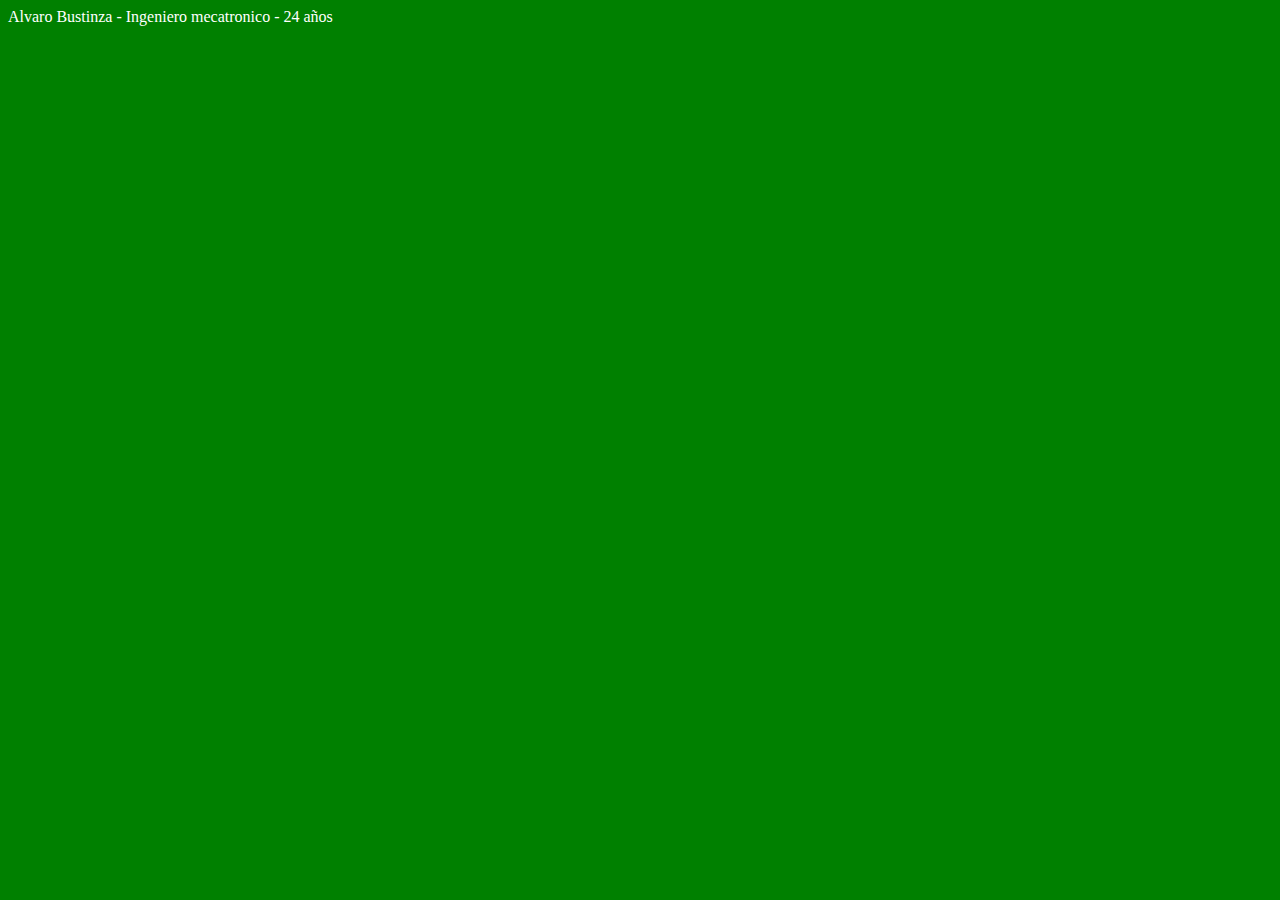
<file: semana01/dia02-/index.html>
<!DOCTYPE html>
<html lang="en">

<head>
    <meta charset="UTF-8">
    <meta name="viewport" content="width=device-width, initial-scale=1.0">
    <title>Alvaro Bustinza</title>
    <style>
        body {
            background-color: green;
            color: white;

        }
    </style>
</head>

<body>
    Alvaro Bustinza - Ingeniero mecatronico - 24 años
</body>

</html>
</file>
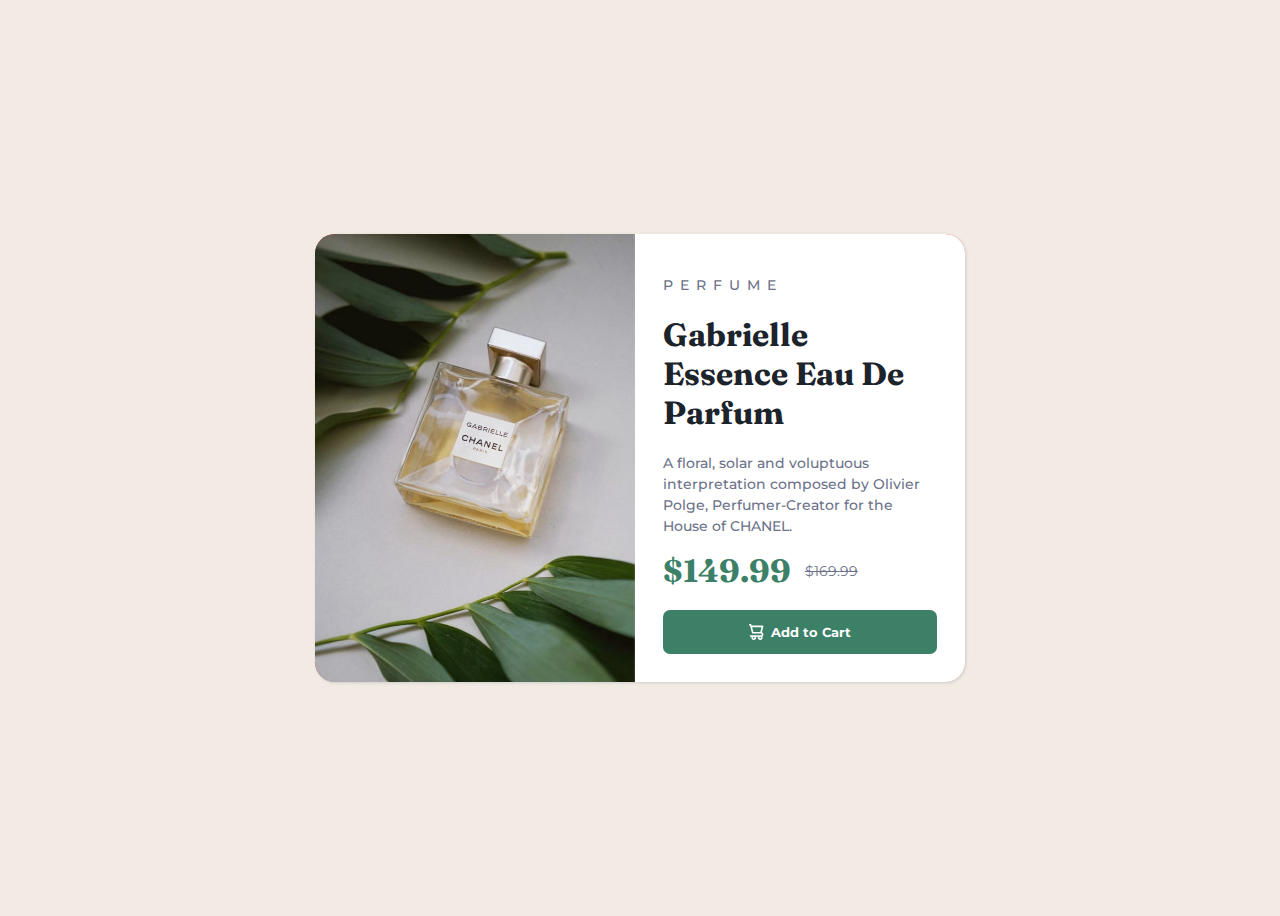
<file: semana02/dia02-reto01/index.html>
<!DOCTYPE html>
<html lang="en">

<head>
  <meta charset="UTF-8">
  <meta name="viewport" content="width=device-width, initial-scale=1.0">
  <title>Document</title>
  <link rel="stylesheet" href="./styles.css">
  <!-- <style>
    body {
      background-color: hsl(30, 38%, 92%);
    }
  </style>-->
</head>

<body>
  <main>
    <section class="photo">

    </section>

    <section class="content">

      <h3>Perfume</h3>

      <h1>Gabrielle Essence Eau De Parfum</h1>

      <p>
        A floral, solar and voluptuous interpretation composed by Olivier Polge,
        Perfumer-Creator for the House of CHANEL.
      </p>

      <div>
        <span>$149.99</span>
        <s>$169.99</s>
      </div>

      <button>
        <img src="./images/icon-cart.svg" alt="icono de carrito">
        Add to Cart
      </button>

    </section>
  </main>
</body>

</html>
</file>
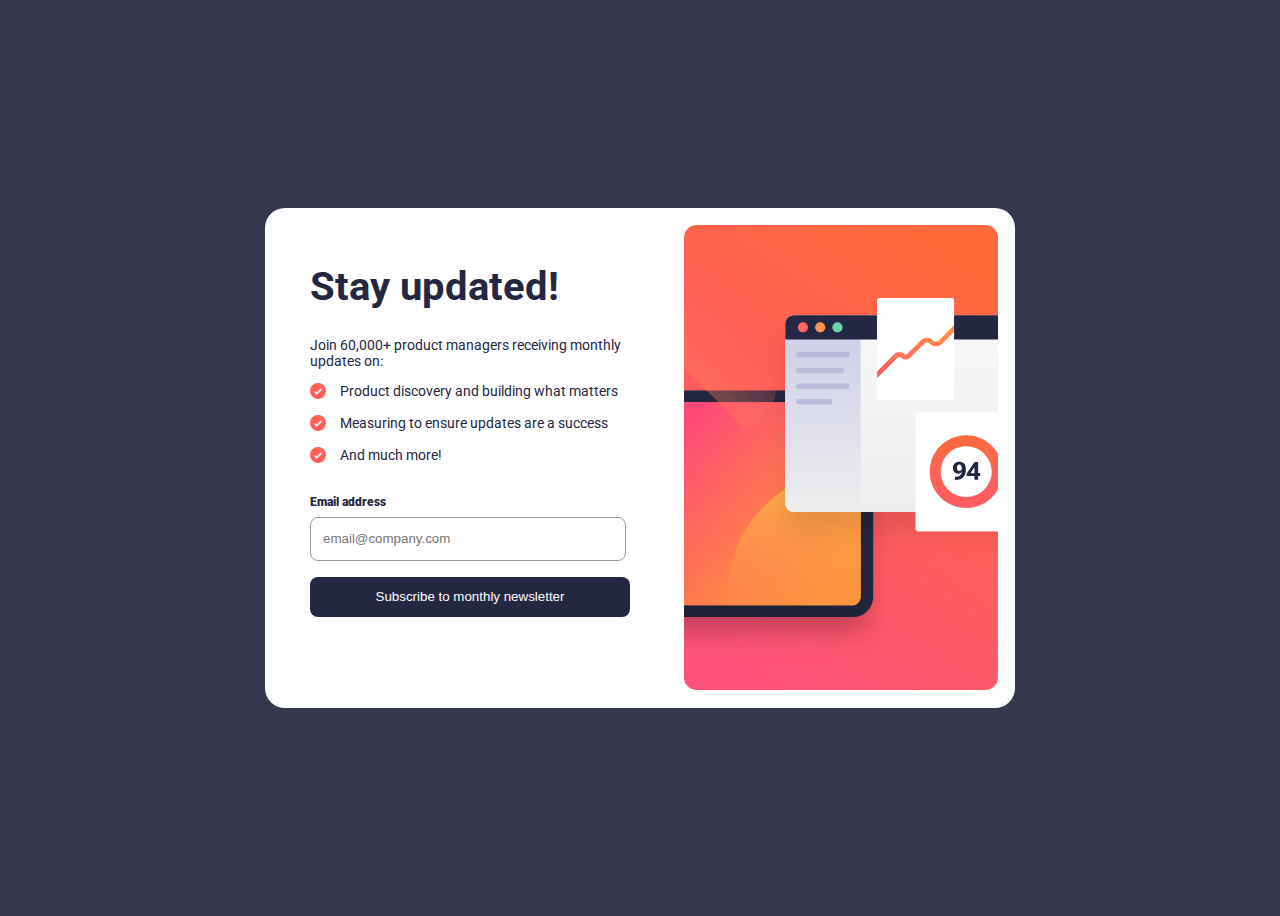
<file: semana02/dia02-reto02/index.html>
<!DOCTYPE html>
<html lang="en">

<head>
  <meta charset="UTF-8">
  <meta name="viewport" content="width=device-width, initial-scale=1.0">
  <title>Document</title>
  <title>Document</title>
  <link rel="stylesheet" href="./styles.css">
</head>

<body>
  <main>


    <section class="content">

      <h1>Stay updated!</h1>

      <p> Join 60,000+ product managers receiving monthly updates on:</p>


      <ul>
        <li>Product discovery and building what matters </li>
        <br>
        <li>Measuring to ensure updates are a success</li>
        <br>
        <li> And much more!</li>

      </ul>
      <br>


      <label>
        <span>
          <b>Email address </b> <br>
        </span>

        <input type="email" placeholder="email@company.com" name="email"><br>
      </label>
      <br>
      <button>
        Subscribe to monthly newsletter
      </button>

    </section>
    <section class="photo">

    </section>
  </main>

</body>

</html>
</file>
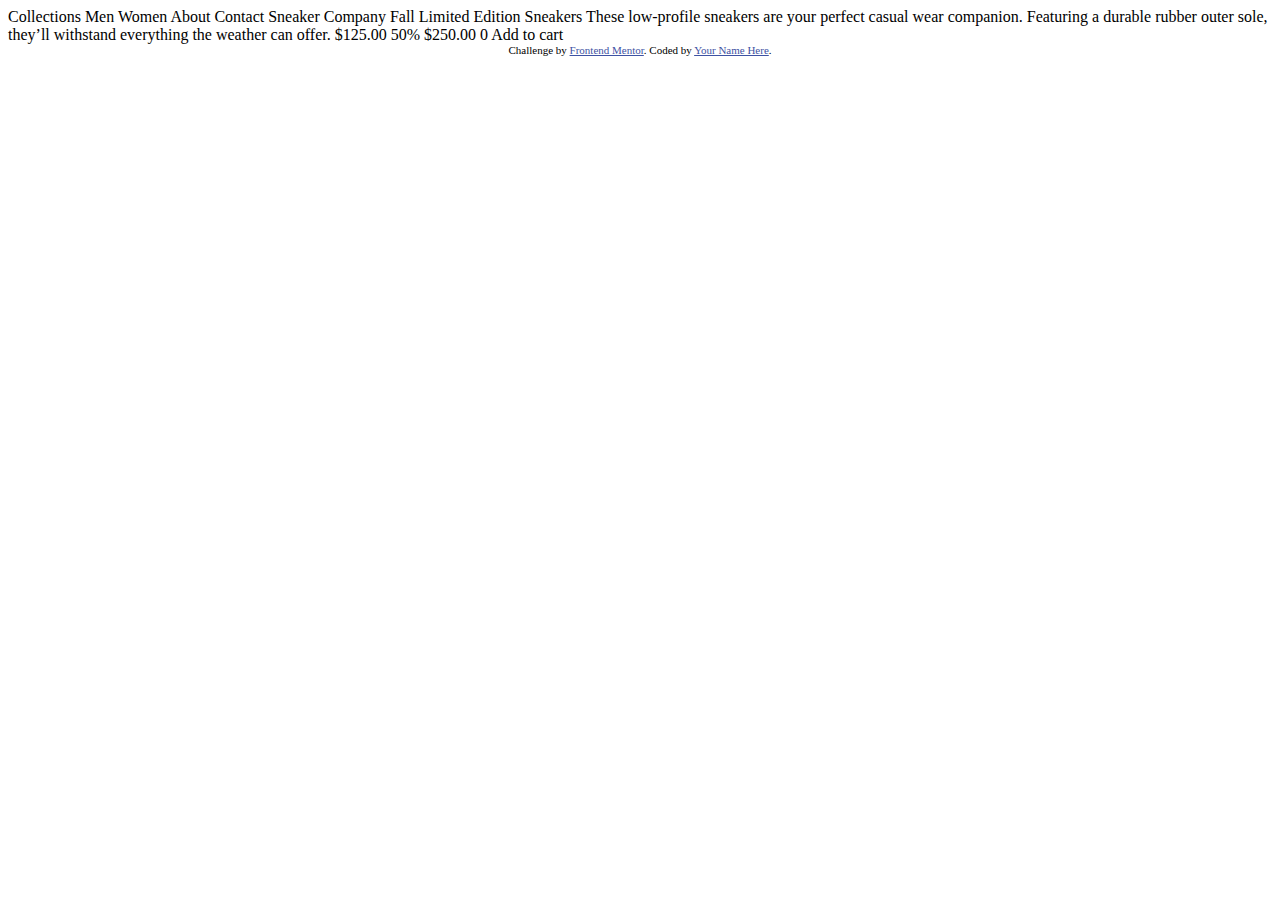
<file: semana04/dia02-ecommerce-css/index.html>
<!DOCTYPE html>
<html lang="en">
<head>
  <meta charset="UTF-8">
  <meta name="viewport" content="width=device-width, initial-scale=1.0"> <!-- displays site properly based on user's device -->

  <link rel="icon" type="image/png" sizes="32x32" href="./images/favicon-32x32.png">
  
  <title>Frontend Mentor | E-commerce product page</title>

  <!-- Feel free to remove these styles or customise in your own stylesheet 👍 -->
  <style>
    .attribution { font-size: 11px; text-align: center; }
    .attribution a { color: hsl(228, 45%, 44%); }
  </style>
</head>
<body>

  Collections
  Men
  Women
  About
  Contact

  Sneaker Company

  Fall Limited Edition Sneakers

  These low-profile sneakers are your perfect casual wear companion. Featuring a 
  durable rubber outer sole, they’ll withstand everything the weather can offer.

  $125.00
  50%
  $250.00

  0
  Add to cart
  
  <div class="attribution">
    Challenge by <a href="https://www.frontendmentor.io?ref=challenge" target="_blank">Frontend Mentor</a>. 
    Coded by <a href="#">Your Name Here</a>.
  </div>
</body>
</html>
</file>
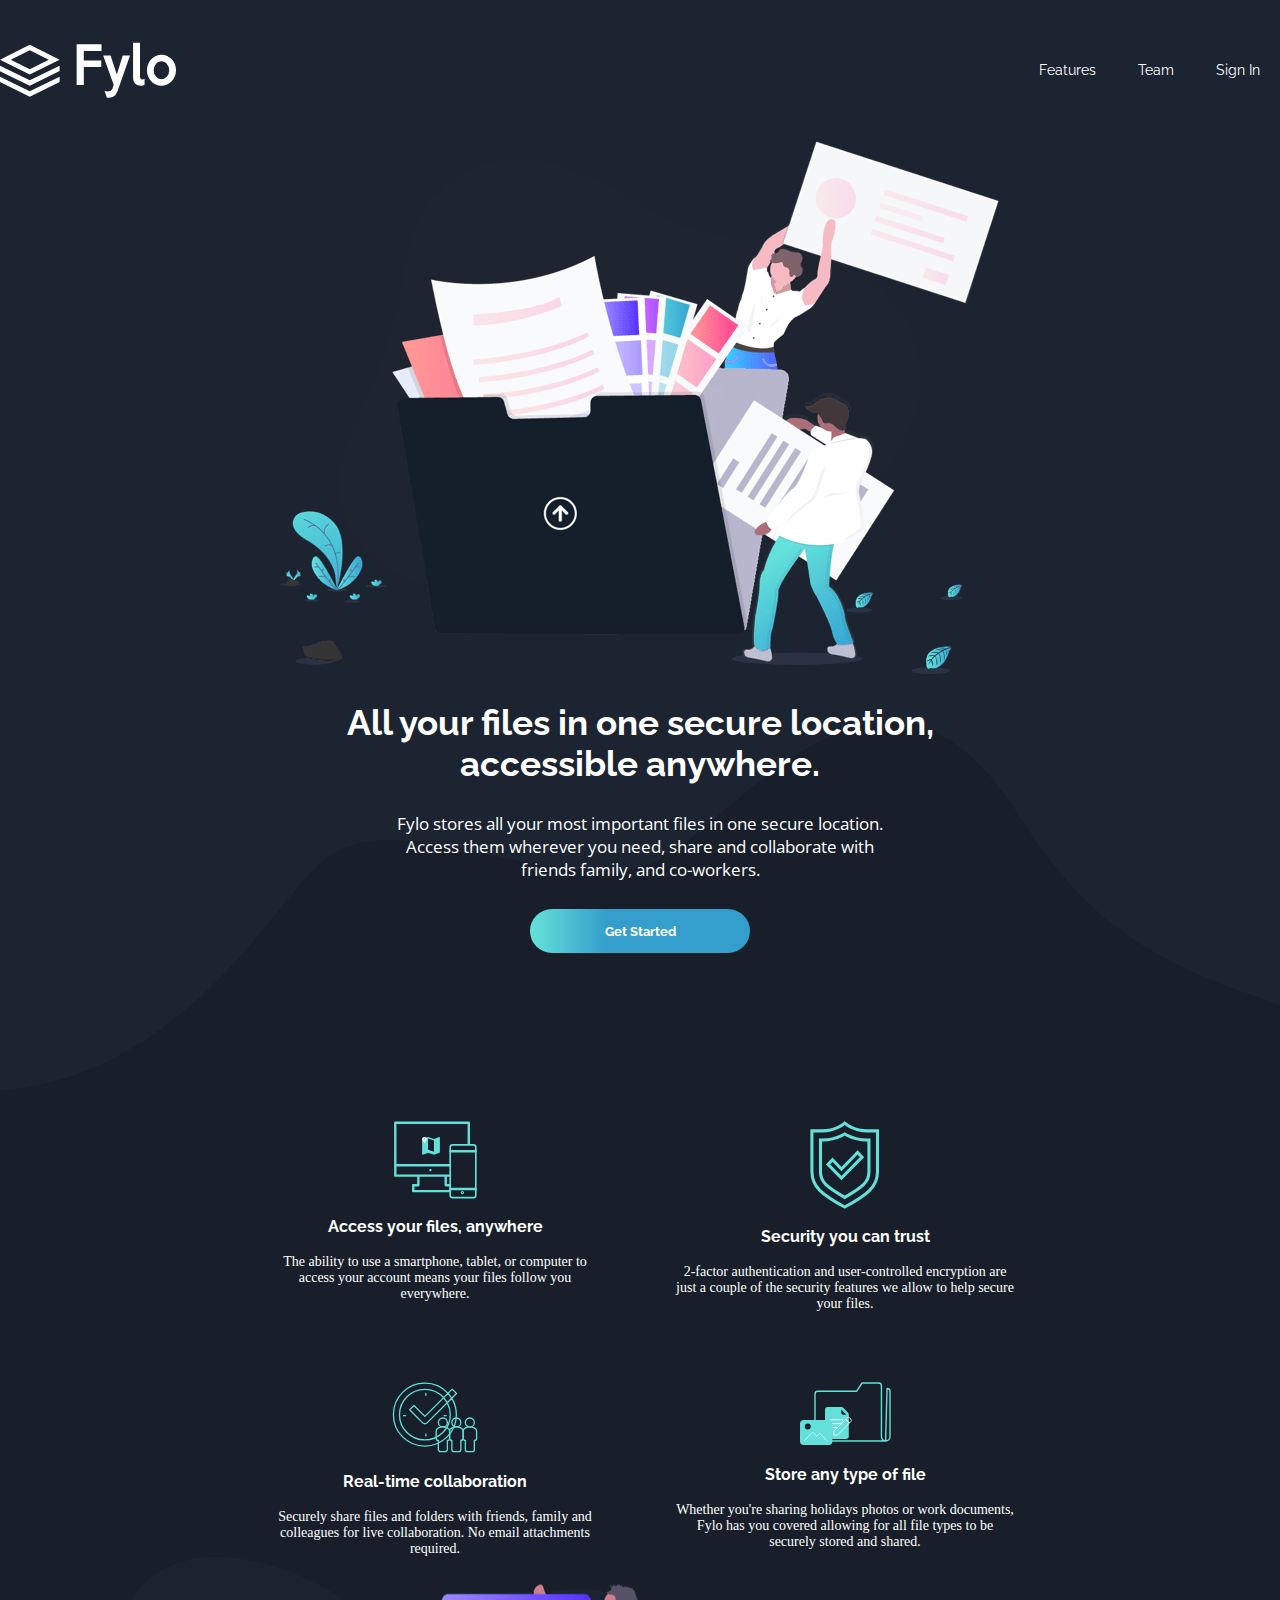
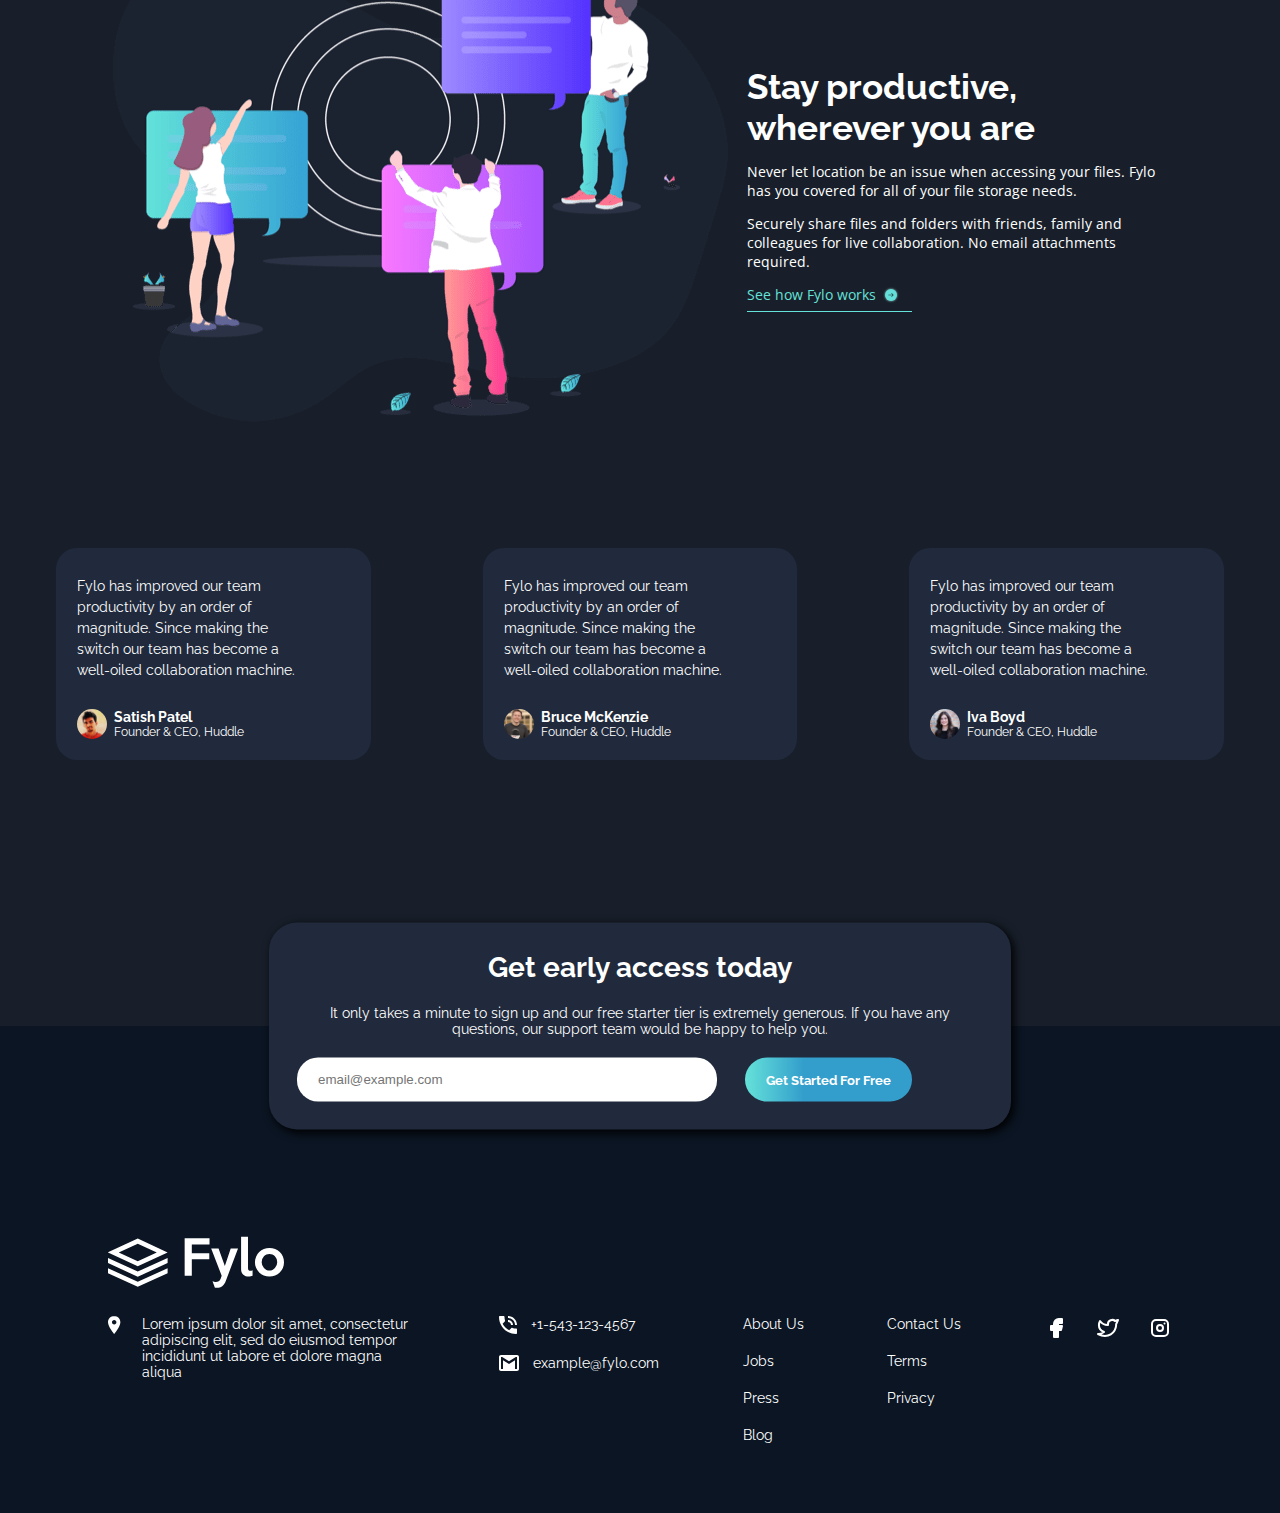
<file: semana03/dia01-modelo-de-caja/fylo-dark-theme-landing-page-master/index.html>
<!DOCTYPE html>
<html lang="en">

<head>
  <meta charset="UTF-8">
  <meta name="viewport" content="width=device-width, initial-scale=1.0">
  <title>Frontend Mentor | Fylo landing page with dark theme and features grid</title>

  <link rel="stylesheet" href="./css/index.css">

</head>

<body>
  <header class="header">
    <img src="./images/logo.svg" />

    <nav>
      <ul class="header__nav">
        <li>
          <a href="#">Features</a>
        </li>
        <li>
          <a href="#">Team</a>
        </li>
        <li>
          <a href="#">Sign In</a>
        </li>
      </ul>
    </nav>
  </header>

  <main>
    <section class="hero">
      <img class="hero__image" src="./images/illustration-intro.png" alt="Imagen de ilustación">
      <h2 class="hero__title"> All your files in one secure location, accessible anywhere.
      </h2>

      <p class="hero__text">Fylo stores all your most important files in one secure location. Access them wherever
        you need, share and collaborate with friends family, and co-workers.</p>

      <button class="hero__button"> Get Started
      </button>
    </section>



    <section class="features">

      <article class="feature">

        <img class="feature__image" src=" ./images/icon-access-anywhere.svg" alt="">

        <h3 class="feature__title"> Access your files, anywhere </h3>

        <p class="feature__text">The ability to use a smartphone, tablet, or computer to access your account means your
          files follow you
          everywhere.</p>

      </article>

      <article class="feature">

        <img class="feature__image" src="./images/icon-security.svg" alt="">

        <h3 class="feature__title"> Security you can trust </h3>

        <p class="feature__text">2-factor authentication and user-controlled encryption are just a couple of the
          security
          features we allow to help secure your files.</p>

      </article>

      <article class="feature">

        <img class="feature__image" src="./images/icon-collaboration.svg" alt="">

        <h3 class="feature__title"> Real-time collaboration
        </h3>

        <p class="feature__text"> Securely share files and folders with friends, family and colleagues for live
          collaboration.
          No email attachments required.</p>

      </article>

      <article class="feature">

        <img class="feature__image" src="./images/icon-any-file.svg" alt="">

        <h3 class="feature__title">Store any type of file
        </h3>

        <p class="feature__text"> Whether you're sharing holidays photos or work documents, Fylo has you covered
          allowing for all
          file types to be securely stored and shared.</p>

      </article>

    </section>



    <section class="collaboration">
      <img src="./images/illustration-stay-productive.png" alt="stay procutive image">

      <div class="how_works">
        <h2 class="how_works__title"> Stay productive, wherever you are
        </h2>

        <p class="how_works__text">Never let location be an issue when accessing your files. Fylo has you covered for
          all of your file
          storage needs.</p>

        <p class="how_works__text">Securely share files and folders with friends, family and colleagues for live
          collaboration. No email
          attachments required.</p>

        <a href="#" class="how_works__button">
          See how Fylo works
          <svg width="16" height="16" xmlns="http://www.w3.org/2000/svg" xmlns:xlink="http://www.w3.org/1999/xlink">
            <defs>
              <circle id="b" cx="6" cy="6" r="6" />
              <filter x="-25%" y="-25%" width="150%" height="150%" filterUnits="objectBoundingBox" id="a">
                <feOffset in="SourceAlpha" result="shadowOffsetOuter1" />
                <feGaussianBlur stdDeviation="1" in="shadowOffsetOuter1" result="shadowBlurOuter1" />
                <feColorMatrix values="0 0 0 0 0.384313725 0 0 0 0 0.878431373 0 0 0 0 0.850980392 0 0 0 0.811141304 0"
                  in="shadowBlurOuter1" />
              </filter>
            </defs>
            <g fill="none" fill-rule="evenodd">
              <g transform="translate(2 2)">
                <use fill="#000" filter="url(#a)" xlink:href="#b" />
                <use fill="#62E0D9" xlink:href="#b" />
              </g>
              <path d="M8.582 6l-.363.35 1.452 1.4H5.333v.5h4.338L8.22 9.65l.363.35 2.074-2z" fill="#1B2330" />
            </g>
          </svg>
        </a>

      </div>
    </section>

    <section class="testimonials">
      <article class="testimonial">
        <p class="testimonial__text">Fylo has improved our team productivity by an order of magnitude. Since making the
          switch our team has
          become a well-oiled collaboration machine.</p>

        <div class="testimonial__profile">
          <img src="./images/profile-1.jpg" width="30" alt="">
          <div>
            <h4>Satish Patel</h4>
            <h5>Founder & CEO, Huddle</h5>
          </div>

        </div>
      </article>

      <article class="testimonial">
        <p class="testimonial__text">Fylo has improved our team productivity by an order of magnitude. Since making the
          switch our team has
          become a well-oiled collaboration machine.</p>

        <div class="testimonial__profile">
          <img src="./images/profile-2.jpg" width="30" alt="">
          <div>
            <h4>Bruce McKenzie</h4>
            <h5>Founder & CEO, Huddle</h5>
          </div>
        </div>
      </article>

      <article class="testimonial">
        <p class="testimonial__text">Fylo has improved our team productivity by an order of magnitude. Since making the
          switch our team has
          become a well-oiled collaboration machine.</p>

        <div class="testimonial__profile">
          <img src="./images/profile-3.jpg" width="30" alt="">
          <div>
            <h4>Iva Boyd</h4>
            <h5>Founder & CEO, Huddle</h5>
          </div>


        </div>
      </article>

    </section>
  </main>

  <footer class="footer">
    <section id="earlyAccess" class="early-access">
      <h2>Get early access today</h2>
      <p>It only takes a minute to sign up and our free starter tier is extremely generous. If you have any
        questions, our support team would be happy to help you.</p>
      <form>
        <input type="text" placeholder="email@example.com">
        <input type="submit" value="Get Started For Free">
      </form>
    </section>

    <div class="footer--wrapper">
      <img src="./images/logo.svg" alt="logo">
      <div class="footer-info">
        <div class="footer-info__description">
          <img src="./images/icon-location.svg" alt="location">
          Lorem ipsum dolor sit amet, consectetur adipiscing elit, sed do eiusmod tempor incididunt ut labore et
          dolore magna aliqua

        </div>

        <div class="footer-info__contact">
          <span>
            <img src="./images/icon-phone.svg">
            +1-543-123-4567
          </span>
          <span>
            <img src="./images/icon-email.svg">
            example@fylo.com
          </span>
        </div>

        <div class="footer-info__links">
          <a href="#"> About Us </a>
          <a href="#"> Jobs</a>
          <a href="#"> Press</a>
          <a href="#"> Blog</a>
        </div>

        <div class="footer-info__links">
          <a href="#earlyAccess"> Contact Us </a>
          <a href="#"> Terms</a>
          <a href="#"> Privacy</a>
        </div>

        <div class="footer-info__social">
          <a href="#">
            <svg xmlns="http://www.w3.org/2000/svg" class="icon icon-tabler icon-tabler-brand-facebook-filled"
              width="24" height="24" viewBox="0 0 24 24" stroke-width="2" stroke="currentColor" fill="none"
              stroke-linecap="round" stroke-linejoin="round">
              <path stroke="none" d="M0 0h24v24H0z" fill="none"></path>
              <path
                d="M18 2a1 1 0 0 1 .993 .883l.007 .117v4a1 1 0 0 1 -.883 .993l-.117 .007h-3v1h3a1 1 0 0 1 .991 1.131l-.02 .112l-1 4a1 1 0 0 1 -.858 .75l-.113 .007h-2v6a1 1 0 0 1 -.883 .993l-.117 .007h-4a1 1 0 0 1 -.993 -.883l-.007 -.117v-6h-2a1 1 0 0 1 -.993 -.883l-.007 -.117v-4a1 1 0 0 1 .883 -.993l.117 -.007h2v-1a6 6 0 0 1 5.775 -5.996l.225 -.004h3z"
                stroke-width="0" fill="currentColor"></path>
            </svg> </a>
          <a href="#">
            <svg xmlns="http://www.w3.org/2000/svg" class="icon icon-tabler icon-tabler-brand-twitter" width="24"
              height="24" viewBox="0 0 24 24" stroke-width="2" stroke="currentColor" fill="none" stroke-linecap="round"
              stroke-linejoin="round">
              <path stroke="none" d="M0 0h24v24H0z" fill="none"></path>
              <path
                d="M22 4.01c-1 .49 -1.98 .689 -3 .99c-1.121 -1.265 -2.783 -1.335 -4.38 -.737s-2.643 2.06 -2.62 3.737v1c-3.245 .083 -6.135 -1.395 -8 -4c0 0 -4.182 7.433 4 11c-1.872 1.247 -3.739 2.088 -6 2c3.308 1.803 6.913 2.423 10.034 1.517c3.58 -1.04 6.522 -3.723 7.651 -7.742a13.84 13.84 0 0 0 .497 -3.753c0 -.249 1.51 -2.772 1.818 -4.013z">
              </path>
            </svg>
          </a>
          <a href="#">
            <svg xmlns="http://www.w3.org/2000/svg" class="icon icon-tabler icon-tabler-brand-instagram" width="24"
              height="24" viewBox="0 0 24 24" stroke-width="2" stroke="currentColor" fill="none" stroke-linecap="round"
              stroke-linejoin="round">
              <path stroke="none" d="M0 0h24v24H0z" fill="none"></path>
              <path d="M4 4m0 4a4 4 0 0 1 4 -4h8a4 4 0 0 1 4 4v8a4 4 0 0 1 -4 4h-8a4 4 0 0 1 -4 -4z"></path>
              <path d="M12 12m-3 0a3 3 0 1 0 6 0a3 3 0 1 0 -6 0"></path>
              <path d="M16.5 7.5l0 .01"></path>
            </svg>
          </a>
        </div>




      </div>




    </div>
  </footer>
</body>

</html>
</file>
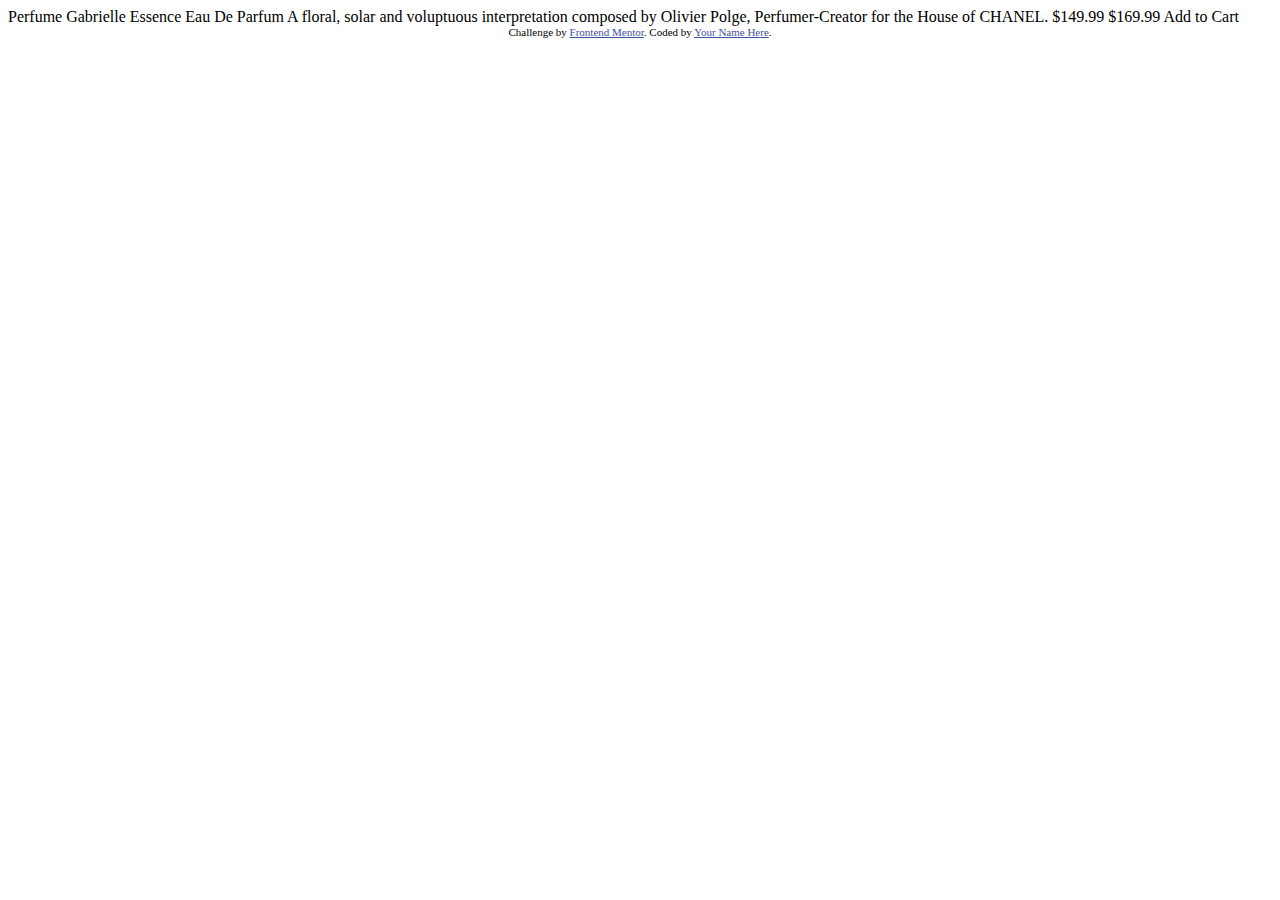
<file: semana02/dia02-reto01/index copy.html>
<!DOCTYPE html>
<html lang="en">

<head>
  <meta charset="UTF-8">
  <meta name="viewport" content="width=device-width, initial-scale=1.0">
  <!-- displays site properly based on user's device -->

  <link rel="icon" type="image/png" sizes="32x32" href="./images/favicon-32x32.png">

  <title>Frontend Mentor | Product preview card component</title>

  <!-- Feel free to remove these styles or customise in your own stylesheet 👍 -->
  <style>
    .attribution {
      font-size: 11px;
      text-align: center;
    }

    .attribution a {
      color: hsl(228, 45%, 44%);
    }
  </style>
</head>

<body>

  Perfume

  Gabrielle Essence Eau De Parfum

  A floral, solar and voluptuous interpretation composed by Olivier Polge,
  Perfumer-Creator for the House of CHANEL.

  $149.99
  $169.99

  Add to Cart

  <div class="attribution">
    Challenge by <a href="https://www.frontendmentor.io?ref=challenge" target="_blank">Frontend Mentor</a>.
    Coded by <a href="#">Your Name Here</a>.
  </div>

</body>

</html>
</file>
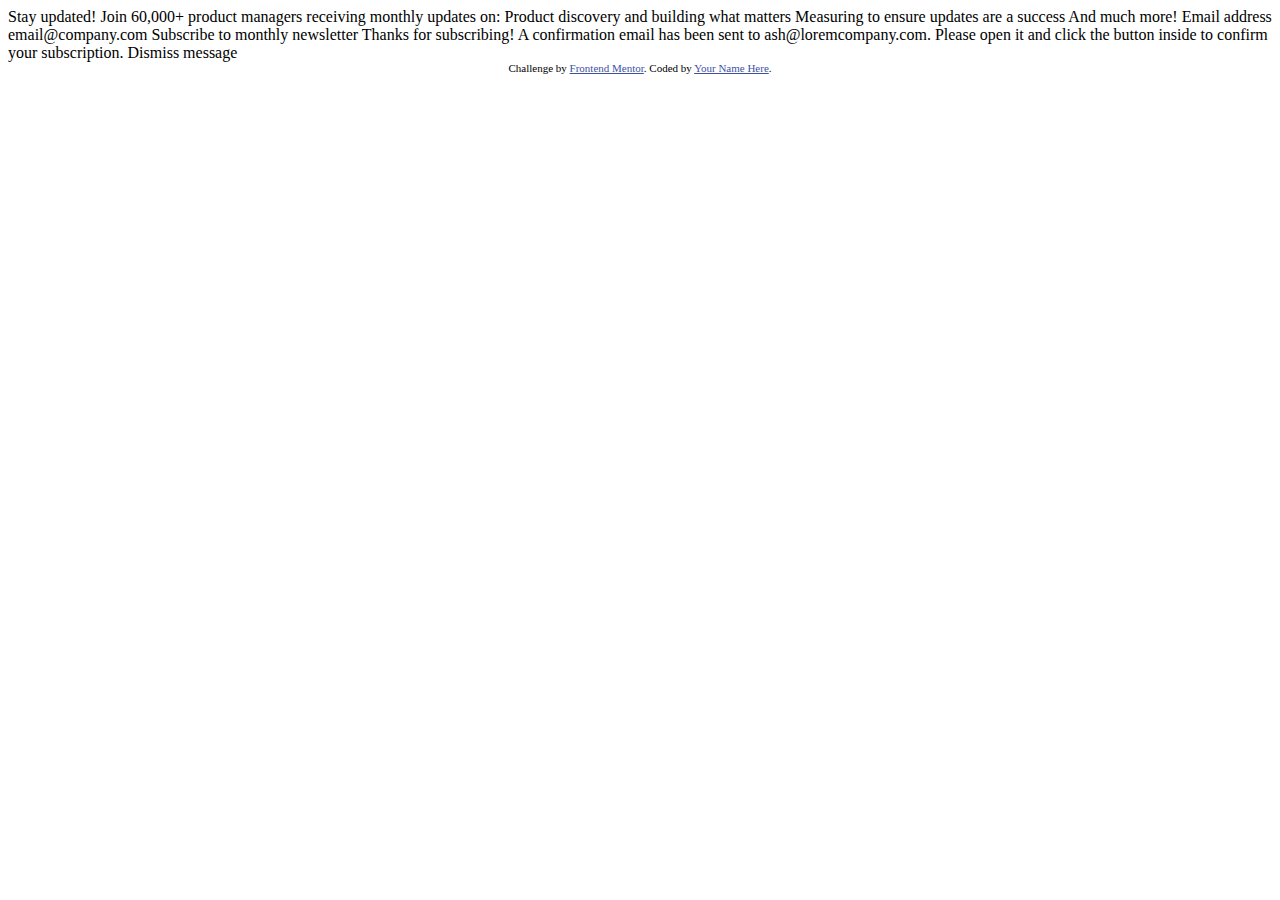
<file: semana02/dia02-reto02/index copy.html>
<!DOCTYPE html>
<html lang="en">
<head>
  <meta charset="UTF-8">
  <meta name="viewport" content="width=device-width, initial-scale=1.0"> <!-- displays site properly based on user's device -->

  <link rel="icon" type="image/png" sizes="32x32" href="./assets/images/favicon-32x32.png">
  
  <title>Frontend Mentor | Newsletter sign-up form with success message</title>

  <!-- Feel free to remove these styles or customise in your own stylesheet 👍 -->
  <style>
    .attribution { font-size: 11px; text-align: center; }
    .attribution a { color: hsl(228, 45%, 44%); }
  </style>
</head>
<body>

  <!-- Sign-up form start -->

  Stay updated!

  Join 60,000+ product managers receiving monthly updates on:

  Product discovery and building what matters
  Measuring to ensure updates are a success
  And much more!

  Email address
  email@company.com

  Subscribe to monthly newsletter

  <!-- Sign-up form end -->

  <!-- Success message start -->

  Thanks for subscribing!

  A confirmation email has been sent to ash@loremcompany.com. 
  Please open it and click the button inside to confirm your subscription.

  Dismiss message

  <!-- Success message end -->
  
  <div class="attribution">
    Challenge by <a href="https://www.frontendmentor.io?ref=challenge" target="_blank">Frontend Mentor</a>. 
    Coded by <a href="#">Your Name Here</a>.
  </div>
</body>
</html>
</file>
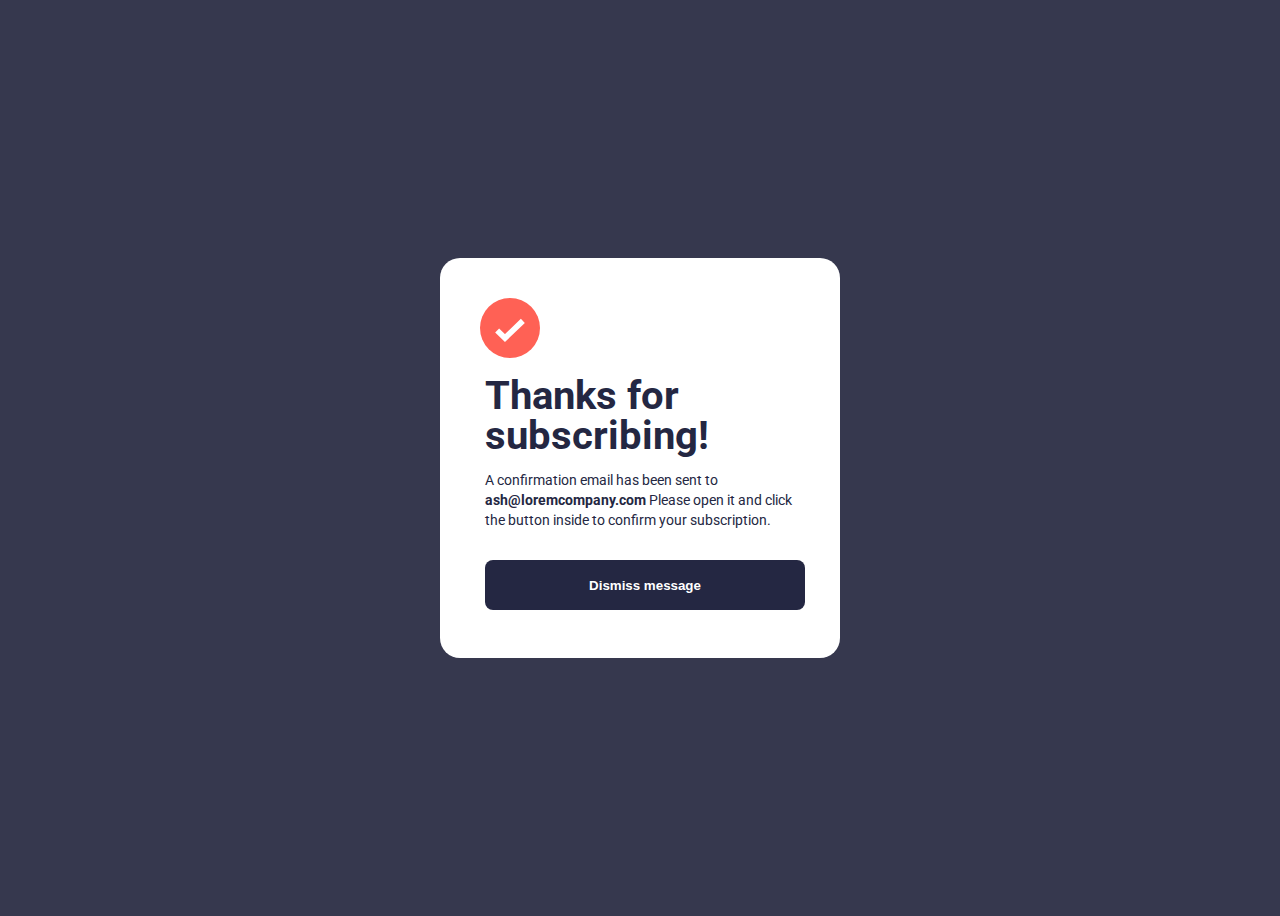
<file: semana02/dia02-reto02/succes.html>
<!DOCTYPE html>
<html lang="en">

<head>
    <meta charset="UTF-8">
    <meta name="viewport" content="width=device-width, initial-scale=1.0">
    <title>Document</title>
    <link rel="stylesheet" href="./styles_succes.css">
</head>

<body>
    <main>
        <section class="image">
            <img src="./assets/images/icon-list.svg" alt="Soy una aspita" width="60">
        </section>

        <section class="content">
            <h1>Thanks for subscribing!</h1>

            <p> A confirmation email has been sent to <b>ash@loremcompany.com</b> Please open it and click the button
                inside to
                confirm your subscription.</p>

            <button>
                <b>Dismiss message</b>
            </button>

        </section>
    </main>

</body>

</html>
</file>
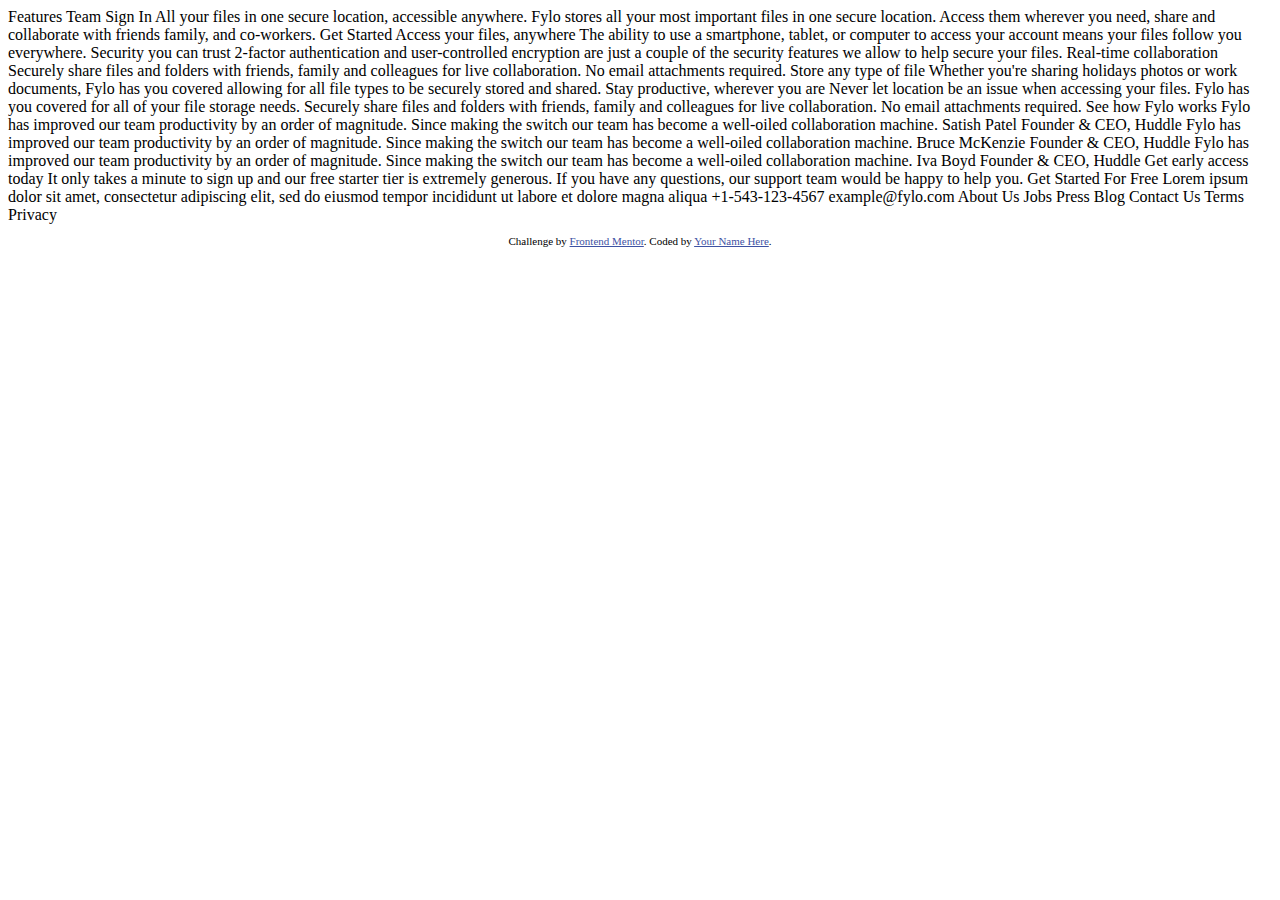
<file: semana03/dia01-modelo-de-caja/fylo-dark-theme-landing-page-master/index copy.html>
<!DOCTYPE html>
<html lang="en">
<head>
  <meta charset="UTF-8">
  <meta name="viewport" content="width=device-width, initial-scale=1.0"> <!-- displays site properly based on user's device -->

  <link rel="icon" type="image/png" sizes="32x32" href="./images/favicon-32x32.png">
  
  <title>Frontend Mentor | Fylo landing page with dark theme and features grid</title>

  <!-- Feel free to remove these styles or customise in your own stylesheet 👍 -->
  <style>
    .attribution { font-size: 11px; text-align: center; }
    .attribution a { color: hsl(228, 45%, 44%); }
  </style>
</head>
<body>
  Features
  Team
  Sign In

  All your files in one secure location, accessible anywhere.

  Fylo stores all your most important files in one secure location. Access them wherever 
  you need, share and collaborate with friends family, and co-workers.

  Get Started

  Access your files, anywhere

  The ability to use a smartphone, tablet, or computer to access your account means your 
  files follow you everywhere.

  Security you can trust

  2-factor authentication and user-controlled encryption are just a couple of the security 
  features we allow to help secure your files.

  Real-time collaboration

  Securely share files and folders with friends, family and colleagues for live collaboration. 
  No email attachments required.

  Store any type of file

  Whether you're sharing holidays photos or work documents, Fylo has you covered allowing for all 
  file types to be securely stored and shared.

  Stay productive, wherever you are

  Never let location be an issue when accessing your files. Fylo has you covered for all of your file 
  storage needs.

  Securely share files and folders with friends, family and colleagues for live collaboration. No email 
  attachments required.

  See how Fylo works

  Fylo has improved our team productivity by an order of magnitude. Since making the switch our team has 
  become a well-oiled collaboration machine.

  Satish Patel
  Founder & CEO, Huddle

  Fylo has improved our team productivity by an order of magnitude. Since making the switch our team has 
  become a well-oiled collaboration machine.

  Bruce McKenzie
  Founder & CEO, Huddle

  Fylo has improved our team productivity by an order of magnitude. Since making the switch our team has 
  become a well-oiled collaboration machine.

  Iva Boyd
  Founder & CEO, Huddle

  Get early access today

  It only takes a minute to sign up and our free starter tier is extremely generous. If you have any 
  questions, our support team would be happy to help you.

  Get Started For Free

  Lorem ipsum dolor sit amet, consectetur adipiscing elit, sed do eiusmod tempor incididunt ut labore et 
  dolore magna aliqua

  +1-543-123-4567
  example@fylo.com

  About Us
  Jobs
  Press
  Blog

  Contact Us
  Terms
  Privacy

  <footer>
    <p class="attribution">
      Challenge by <a href="https://www.frontendmentor.io?ref=challenge" target="_blank">Frontend Mentor</a>. 
      Coded by <a href="#">Your Name Here</a>.
    </p>
  </footer>
</body>
</html>
</file>
<file: semana02/dia02-reto01/styles.css>
@import url("https://fonts.googleapis.com/css2?family=Montserrat:wght@500;700&display=swap");

@import url("https://fonts.googleapis.com/css2?family=Fraunces:opsz,wght@9..144,700&display=swap");

/*font-family: "Fraunces", serif;
*/
body {
  background-color: hsl(30, 38%, 92%);
  font-size: 14px;
  font-family: "Montserrat", sans-serif;

  height: 100vh; /* viewport heigth -> El alto de lo visible de la pantalla*/

  display: flex;
  justify-content: center;
  align-items: center;
}

main {
  background-color: red;
  width: 650px;
  min-height: 400px; /*Valor mínimo, si se sobrepasa, sigue creciendo*/
  display: flex;
  border-radius: 20px;
}

.photo {
  background-color: blue;
  width: 350px;
  background-image: url(./images/image-product-desktop.jpg);
  background-size: cover;
  background-repeat: no-repeat;
  border-radius: 20px 0 0 20px; /*El orden iniciia de la esquina superior izquierda y gira en sentido horario*/

  box-shadow: 1px 1px 3px #ccc; /*Sombreado*/
}

.content {
  background-color: hsl(0, 0%, 100%);
  width: 300px;
  padding: 28px;
  border-radius: 0px 20px 20px 0px;
  box-shadow: 1px 1px 3px #ccc;
}
.content h3 {
  text-transform: uppercase;
  font-weight: 500;
  font-size: 14px;
  letter-spacing: 7px;
  color: hsl(228, 12%, 48%);
}

.content h1 {
  font-family: "Fraunces", serif;
  font-weight: 700;
  font-size: 32px;
  color: hsl(212, 21%, 14%);
}

.content p {
  color: hsl(228, 12%, 48%);
  font-weight: 500;
  line-height: 1.5; /*Interlineado*/
}

.content div {
  display: flex;
  align-items: center;
  gap: 14px; /*le da un espaciado, es una propiedad de display : flex*/
}

.content span {
  font-family: "Fraunces", serif;
  font-size: 32px;
  font-weight: 700;
  color: hsl(158, 36%, 37%);
}

.content s {
  color: hsl(228, 12%, 48%);
}

.content button {
  border: 0;
  font-family: "Montserrat", sans-serif;
  background-color: hsl(158, 36%, 37%);
  font-weight: 700;
  color: hsl(0, 0%, 100%);
  padding: 14px;
  width: 100%;
  display: flex;

  justify-content: center;
  gap: 7px;
  border-radius: 7px;

  margin-top: 20px;
  cursor: pointer;
}

.content button:hover {
  background-color: rgb(15, 48, 6);
}
</file>
<file: semana02/dia02-reto02/styles.css>
@import url("https://fonts.googleapis.com/css2?family=Roboto:wght@400;700&display=swap");

/*
font-family: 'Roboto', sans-serif;*/

body {
  background-color: hsl(235, 18%, 26%);
  color: hsl(234, 29%, 20%);
  font-size: 14px;
  font-family: "Roboto", sans-serif;

  height: 100vh; /* viewport heigth -> El alto de lo visible de la pantalla*/

  display: flex;
  justify-content: center;
  align-items: center;
}

main {
  background-color: hsl(0, 0%, 100%);
  width: 750px;
  height: 500px; /*Valor mínimo, si se sobrepasa, sigue creciendo*/
  display: flex;
  border-radius: 20px;
}

.content {
  width: 380px;
  padding: 28px;
  padding-left: 45px;
  padding-right: 10px;
}

.content h1 {
  font-size: 40px;
}

.content ul {
  list-style: none;
}
.content li {
  left: -10px;
  position: relative;
}

.content li::before {
  content: "";
  width: 16px;
  height: 16px;
  background-image: url(./assets/images/icon-list.svg);
  background-size: contain; /* Ajusta el tamaño del icono */
  background-repeat: no-repeat; /* Evita la repetición del icono */
  position: absolute; /* Posición absoluta en relación al elemento li */
  left: -30px; /* Alinea a la izquierda */

  top: 0; /* Alinea en la parte superior */
}

.content input {
  width: 310px;
  height: 40px;
  border: 1px solid #999;
  border-radius: 8px;
  margin-top: 8px;
  justify-items: 20px;
}

.content input::placeholder {
  text-indent: 10px; /* Establece el margen izquierdo deseado para el placeholder */
}

.content button {
  width: 320px;
  height: 40px;
  background-color: hsl(234, 29%, 20%);
  border: none;
  color: white;
  border-radius: 8px;
  text-align: center;
}

.content span {
  font-size: 12px;
  font-weight: bold;
}

.photo {
  width: 350px;
  padding-left: 0px;
  padding-right: 30px;
  background-image: url(./assets/images/illustration-sign-up-desktop.svg);
  background-size: 90%;
  background-repeat: no-repeat;
  background-position: center;
}
</file>
<file: semana03/dia01-modelo-de-caja/fylo-dark-theme-landing-page-master/css/index.css>
@import url("https://fonts.googleapis.com/css2?family=Open+Sans:wght@400;700&family=Raleway:wght@400;700&display=swap");

/*
  font-family: 'Open Sans', sans-serif;
  font-family: 'Raleway', sans-serif;
*/

@import url(../css/modules/variables.css);
@import url(../css/modules/resets.css);
@import url(../css/modules/generals.css);
@import url(../css/modules/utils.css);
@import url(../css/modules/header.css);
@import url(../css/modules/hero.css);
@import url(../css/modules/features.css);
@import url(../css/modules/collaboration.css);
@import url(../css/modules/testimonials.css);
@import url(../css/modules/earlyaccess.css);
@import url(../css/modules/footer.css);
</file>
<file: semana02/dia02-reto02/styles_succes.css>
@import url("https://fonts.googleapis.com/css2?family=Roboto:wght@400;700&display=swap");

body {
  background-color: hsl(235, 18%, 26%);
  color: hsl(234, 29%, 20%);
  font-size: 14px;
  font-family: "Roboto", sans-serif;

  height: 100vh; /* viewport heigth -> El alto de lo visible de la pantalla*/

  display: flex;
  justify-content: center;
  align-items: center;
}
main {
  background-color: hsl(0, 0%, 100%);
  width: 400px;
  height: 400px; /*Valor mínimo, si se sobrepasa, sigue creciendo*/
  border-radius: 20px;
}

.content {
  padding: 28px;
  padding-top: 0px;
  padding-left: 45px;
}

.content h1 {
  font-size: 40px;
  margin-top: 15px;
  margin-bottom: 0px;
  line-height: 40px;
}

.content p {
  line-height: 20px;
  margin-bottom: 30px;
}

.content button {
  width: 320px;
  height: 50px;
  background-color: hsl(234, 29%, 20%);
  border: none;
  color: white;
  border-radius: 8px;
  text-align: center;
  cursor: pointer;
}

.content button:hover {
  background: linear-gradient(to right, #ff5572, #ff673e);

  box-shadow: 1px 5px 20px #ff673e;
}

.image {
  padding: 40px;
  padding-bottom: 0px;
}
</file>
